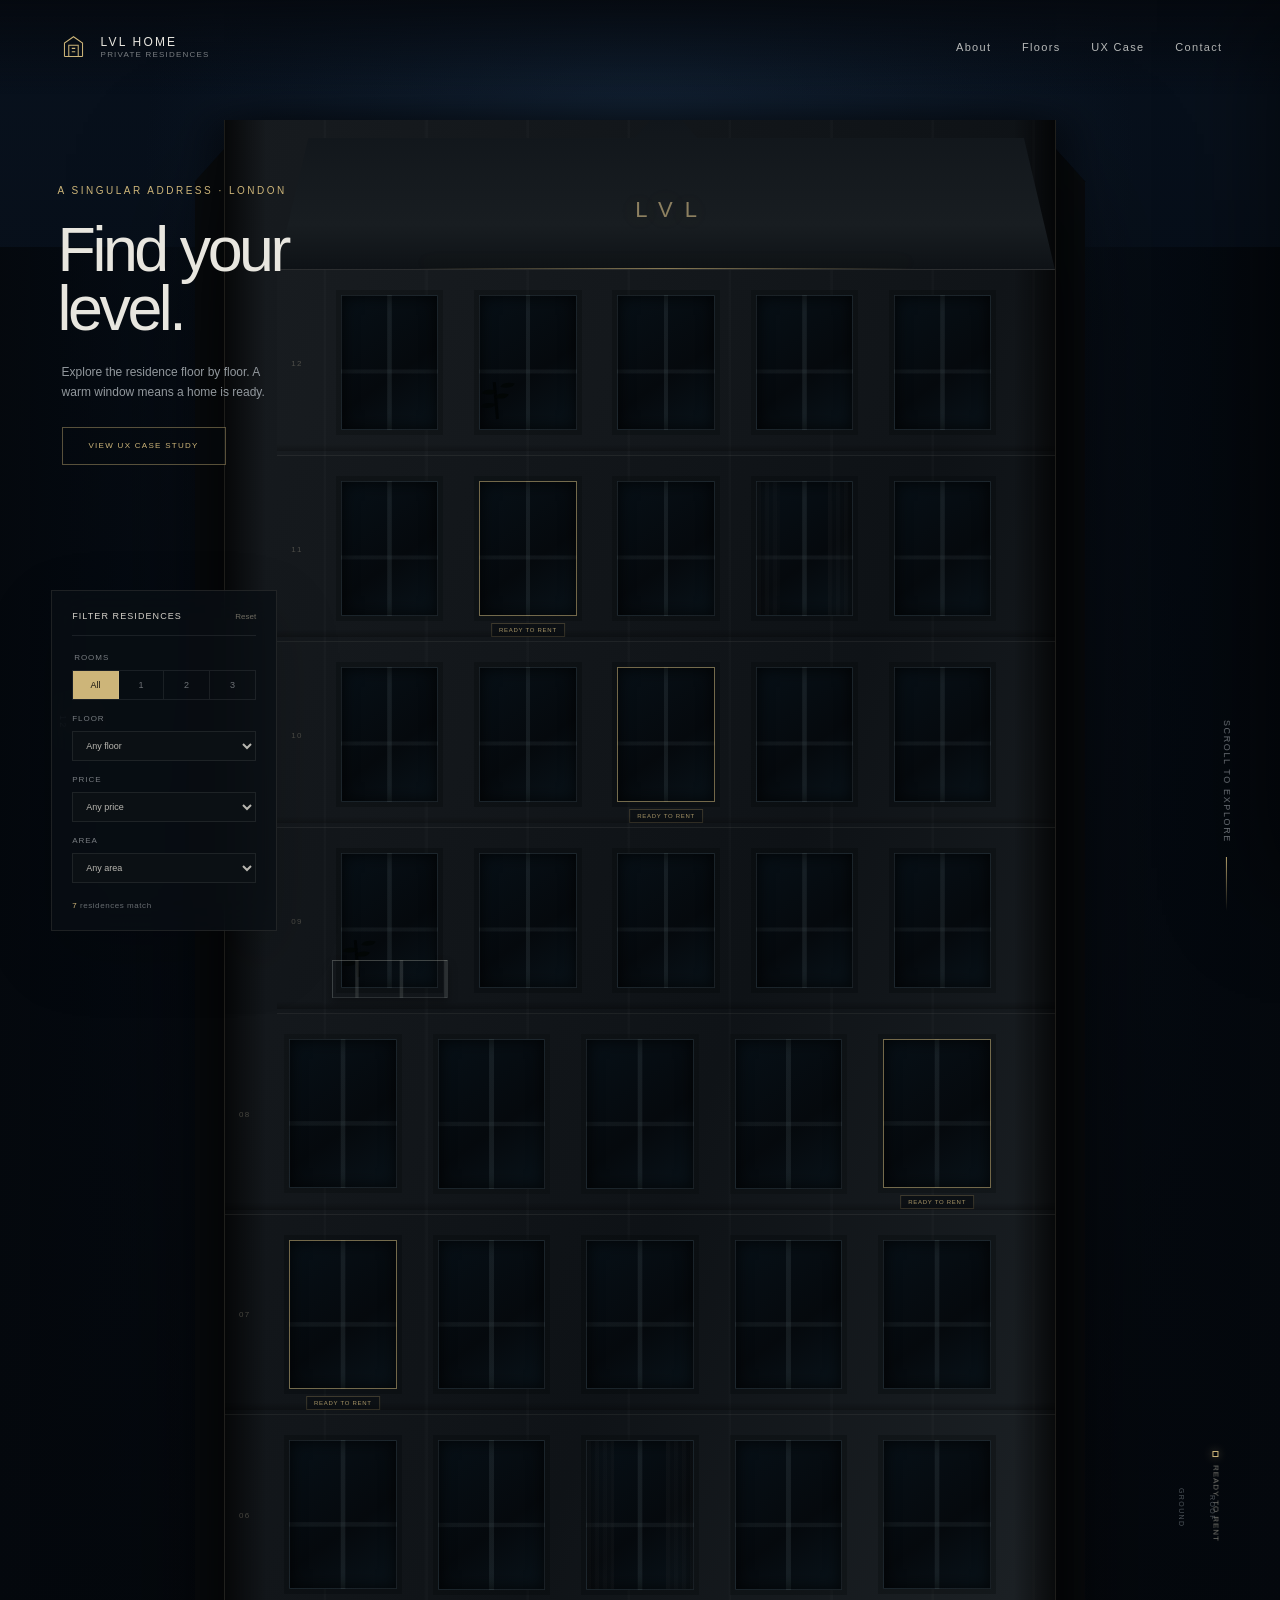
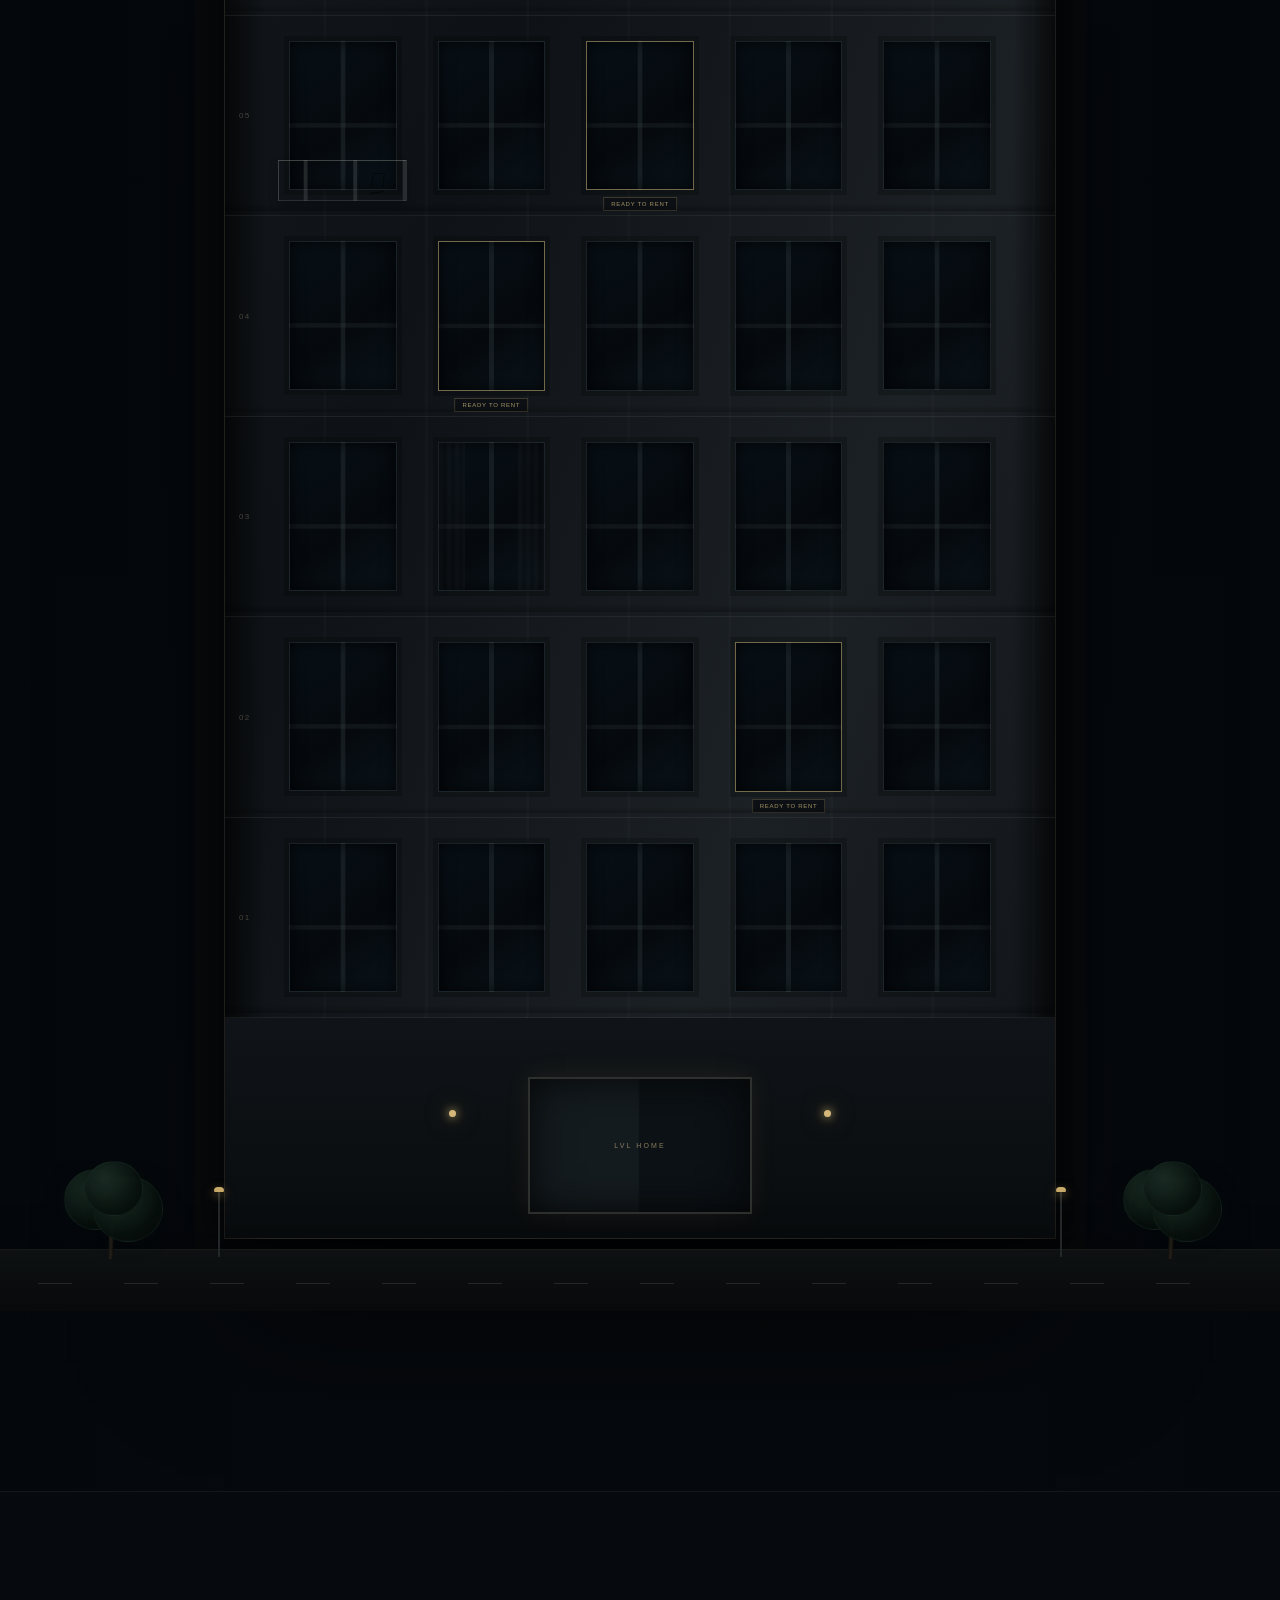
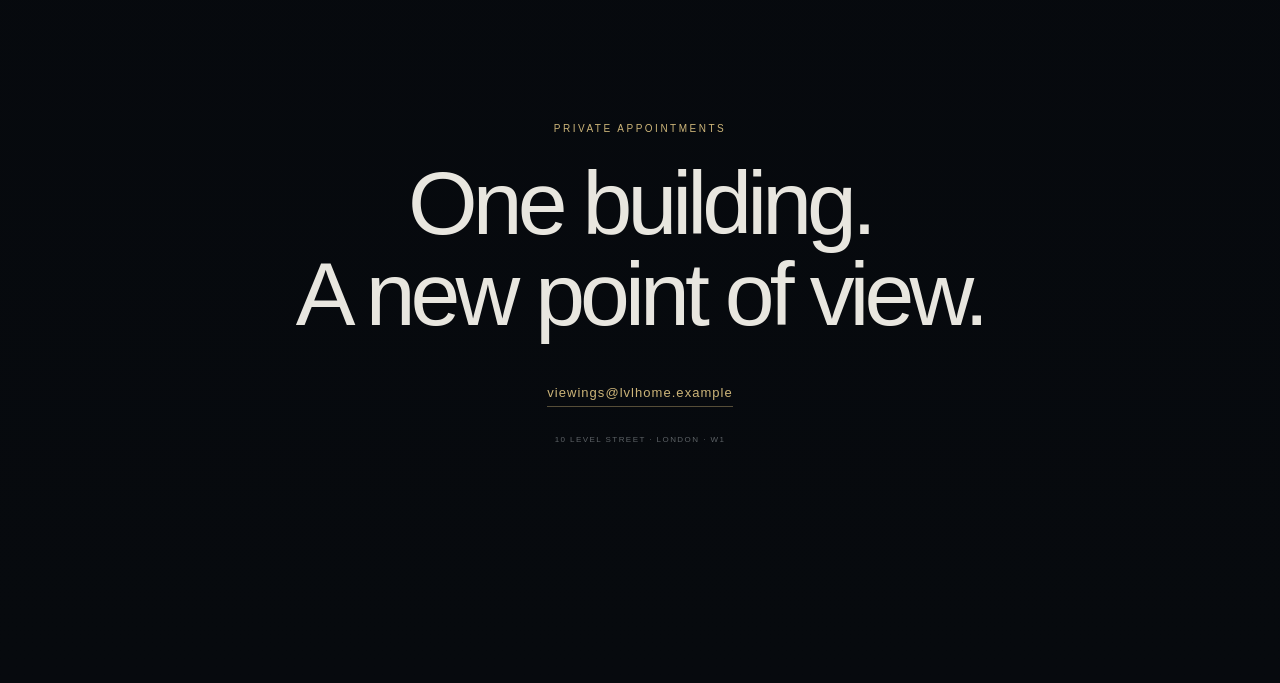
<file: index.html>
<!doctype html>
<html lang="en">
  <head>
    <meta charset="UTF-8" />
    <meta name="viewport" content="width=device-width, initial-scale=1.0" />
    <meta name="theme-color" content="#050a12" />
    <meta
      name="description"
      content="LVL HOME — select a residence through an interactive night-time facade."
    />
    <title>LVL HOME — Apartments by floor</title>
    <link rel="stylesheet" href="styles.css" />
    <script src="script.js" defer></script>
  </head>
  <body>
    <div class="ambient" aria-hidden="true">
      <span class="orb orb--one"></span>
      <span class="orb orb--two"></span>
    </div>

    <header class="site-header">
      <a class="brand" href="#about" aria-label="LVL HOME — back to top">
        <svg class="brand__mark" viewBox="0 0 36 36" aria-hidden="true">
          <path d="M7.5 28.5V12.8L18 5.5l10.5 7.3v15.7M12.5 28.5V15.4h11v13.1M7.5 28.5h21" />
          <path d="M16 19h4M16 23h4" />
        </svg>
        <span class="brand__copy">
          <strong>LVL HOME</strong>
          <small>Private residences</small>
        </span>
      </a>

      <nav aria-label="Main navigation">
        <a href="about.html">About</a>
        <a href="#floors">Floors</a>
        <a href="ux-case-study.html">UX Case</a>
        <a href="contact.html">Contact</a>
      </nav>
    </header>

    <main>
      <section class="intro" id="about" aria-labelledby="intro-title">
        <div class="intro__index">01 / 12</div>
        <div class="intro__copy">
          <p class="eyebrow">A singular address · London</p>
          <h1 id="intro-title">Find your level.</h1>
          <p>Explore the residence floor by floor. A warm window means a home is ready.</p>
          <a class="case-study-link" href="ux-case-study.html">View UX Case Study</a>
        </div>
        <div class="scroll-cue" aria-hidden="true">
          <span>Scroll to explore</span>
          <i></i>
        </div>
      </section>

      <section class="building-stage" id="floors" aria-label="Interactive apartment facade">
        <aside class="filters" aria-label="Apartment filters">
          <div class="filters__heading">
            <span>Filter residences</span>
            <button class="filter-reset" type="button">Reset</button>
          </div>

          <fieldset class="filter-group">
            <legend>Rooms</legend>
            <div class="segmented" data-filter="rooms">
              <button type="button" class="is-active" data-value="all">All</button>
              <button type="button" data-value="1">1</button>
              <button type="button" data-value="2">2</button>
              <button type="button" data-value="3">3</button>
            </div>
          </fieldset>

          <label class="select-field">
            <span>Floor</span>
            <select id="floor-filter">
              <option value="all">Any floor</option>
              <option value="low">Floors 1–4</option>
              <option value="mid">Floors 5–8</option>
              <option value="high">Floors 9–12</option>
            </select>
          </label>

          <label class="select-field">
            <span>Price</span>
            <select id="price-filter">
              <option value="all">Any price</option>
              <option value="1600">Up to £1,600</option>
              <option value="2200">Up to £2,200</option>
              <option value="3000">Up to £3,000</option>
            </select>
          </label>

          <label class="select-field">
            <span>Area</span>
            <select id="area-filter">
              <option value="all">Any area</option>
              <option value="50">50+ m²</option>
              <option value="70">70+ m²</option>
              <option value="85">85+ m²</option>
            </select>
          </label>

          <p class="filter-result"><span id="result-count">7</span> residences match</p>
        </aside>

        <div class="floor-ruler" aria-hidden="true">
          <span>Roof</span>
          <i></i>
          <span>Ground</span>
        </div>

        <div class="building-wrap">
          <div class="building" id="building">
            <div class="building__crown">
              <span>LVL</span>
              <div class="crown-light"></div>
            </div>
            <div class="building__floors" id="building-floors"></div>
            <div class="building__entrance">
              <div class="entrance__door"><span>LVL HOME</span></div>
              <div class="entrance__light entrance__light--left"></div>
              <div class="entrance__light entrance__light--right"></div>
            </div>
          </div>
        </div>

        <div class="street-scene" aria-hidden="true">
          <div class="street-tree street-tree--left">
            <span class="tree__trunk"></span>
            <span class="tree__crown tree__crown--one"></span>
            <span class="tree__crown tree__crown--two"></span>
            <span class="tree__crown tree__crown--three"></span>
          </div>
          <div class="street-tree street-tree--right">
            <span class="tree__trunk"></span>
            <span class="tree__crown tree__crown--one"></span>
            <span class="tree__crown tree__crown--two"></span>
            <span class="tree__crown tree__crown--three"></span>
          </div>
          <div class="street-lamp street-lamp--left"><span></span></div>
          <div class="street-lamp street-lamp--right"><span></span></div>
          <div class="street-road"></div>
          <div class="street-actors" id="street-actors"></div>
        </div>

        <p class="availability-key"><i></i> Ready to rent</p>
      </section>

      <section class="closing" id="contact">
        <p class="eyebrow">Private appointments</p>
        <h2>One building.<br />A new point of view.</h2>
        <a href="mailto:viewings@lvlhome.example">viewings@lvlhome.example</a>
        <p class="closing__meta">10 Level Street · London · W1</p>
      </section>
    </main>

    <div class="panel-backdrop" id="panel-backdrop" aria-hidden="true"></div>
    <aside class="apartment-panel" id="apartment-panel" aria-hidden="true" aria-labelledby="panel-title">
      <button class="panel-close" type="button" aria-label="Close apartment details">
        <span></span><span></span>
      </button>

      <p class="panel-kicker">Available residence</p>
      <div class="panel-heading">
        <h2 id="panel-title">Apartment 7A</h2>
        <span class="status">Ready to rent</span>
      </div>

      <figure class="apartment-photo">
        <img
          id="apartment-image"
          src="assets/apartments/apartment-7a.png"
          alt="Interior of Apartment 7A"
        />
        <figcaption>Residence interior</figcaption>
      </figure>

      <div class="floorplan" aria-label="Schematic floor plan placeholder">
        <svg viewBox="0 0 440 250" role="img" aria-label="Abstract apartment floor plan">
          <path d="M20 20h400v210H20zM20 118h164M184 20v210M290 20v98M184 118h236M290 118v112M350 118v112" />
          <path d="M91 118v-26M184 171h-27M290 74h-24M350 168h-22" />
          <circle cx="346" cy="72" r="24" />
          <rect x="48" y="45" width="78" height="38" rx="2" />
          <rect x="220" y="147" width="45" height="56" rx="2" />
        </svg>
        <span>Indicative plan</span>
      </div>

      <dl class="apartment-facts">
        <div><dt>Floor</dt><dd data-field="floor">7</dd></div>
        <div><dt>Rooms</dt><dd data-field="rooms">2</dd></div>
        <div><dt>Area</dt><dd><span data-field="area">64</span> m²</dd></div>
      </dl>

      <div class="panel-price">
        <span>Monthly rent</span>
        <strong data-field="price">£1,950 / month</strong>
      </div>

      <button class="book-button" type="button">Book a viewing <span>↗</span></button>
      <p class="booking-note" role="status" aria-live="polite"></p>
    </aside>
  </body>
</html>
</file>
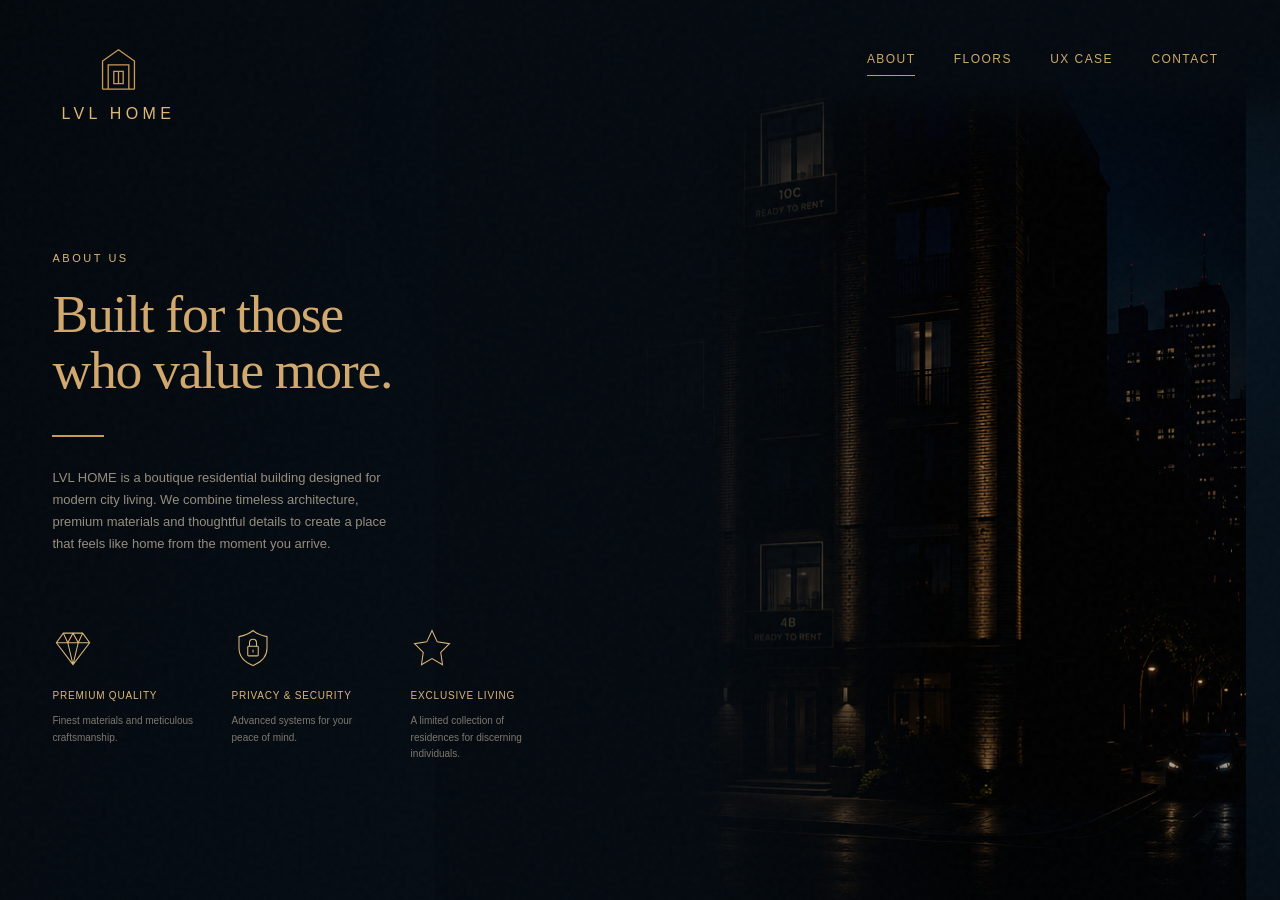
<file: about.html>
<!doctype html>
<html lang="en">
  <head>
    <meta charset="UTF-8" />
    <meta name="viewport" content="width=device-width, initial-scale=1.0" />
    <meta name="theme-color" content="#050b12" />
    <meta name="description" content="About LVL HOME — a private residential address created for modern city living." />
    <title>About Us — LVL HOME</title>
    <link rel="stylesheet" href="about.css" />
  </head>
  <body>
    <div class="about-ambient" aria-hidden="true"></div>

    <header class="about-header">
      <a class="about-brand" href="index.html" aria-label="LVL HOME — return to residences">
        <svg viewBox="0 0 48 54" aria-hidden="true">
          <path d="M7 48V18L24 6l17 12v30M13 48V22h22v26M7 48h34" />
          <path d="M19 29h10v13H19zM24 29v13" />
        </svg>
        <span>LVL HOME</span>
      </a>

      <nav aria-label="Main navigation">
        <a class="is-active" href="about.html" aria-current="page">About</a>
        <a href="index.html#floors">Floors</a>
        <a href="ux-case-study.html">UX Case</a>
        <a href="contact.html">Contact</a>
      </nav>
    </header>

    <main class="about-page">
      <div class="about-visual" aria-hidden="true">
        <img src="assets/about-building-reference.png" alt="" />
      </div>

      <section class="about-copy" aria-labelledby="about-title">
        <p class="about-eyebrow">About us</p>
        <h1 id="about-title">Built for those<br />who value more.</h1>
        <span class="gold-line" aria-hidden="true"></span>
        <p class="about-intro">
          LVL HOME is a boutique residential building designed for modern city living.
          We combine timeless architecture, premium materials and thoughtful details to
          create a place that feels like home from the moment you arrive.
        </p>

        <div class="about-values" aria-label="Our values">
          <article>
            <svg viewBox="0 0 48 48" aria-hidden="true">
              <path d="M24 43 5 18l8-11h22l8 11-19 25ZM5 18h38M13 7l5 11 6-11 6 11 5-11M18 18l6 25 6-25" />
            </svg>
            <h2>Premium quality</h2>
            <p>Finest materials and meticulous craftsmanship.</p>
          </article>

          <article>
            <svg viewBox="0 0 48 48" aria-hidden="true">
              <path d="M24 4c6 5 11 6 16 7v13c0 10-6 16-16 20C14 40 8 34 8 24V11c5-1 10-2 16-7Z" />
              <rect x="18" y="22" width="12" height="11" rx="1" />
              <path d="M20 22v-4a4 4 0 0 1 8 0v4M24 26v3" />
            </svg>
            <h2>Privacy &amp; security</h2>
            <p>Advanced systems for your peace of mind.</p>
          </article>

          <article>
            <svg viewBox="0 0 48 48" aria-hidden="true">
              <path d="m24 4 6 13 14 2-10 10 2 14-12-7-12 7 2-14L4 19l14-2 6-13Z" />
            </svg>
            <h2>Exclusive living</h2>
            <p>A limited collection of residences for discerning individuals.</p>
          </article>
        </div>
      </section>
    </main>
  </body>
</html>
</file>
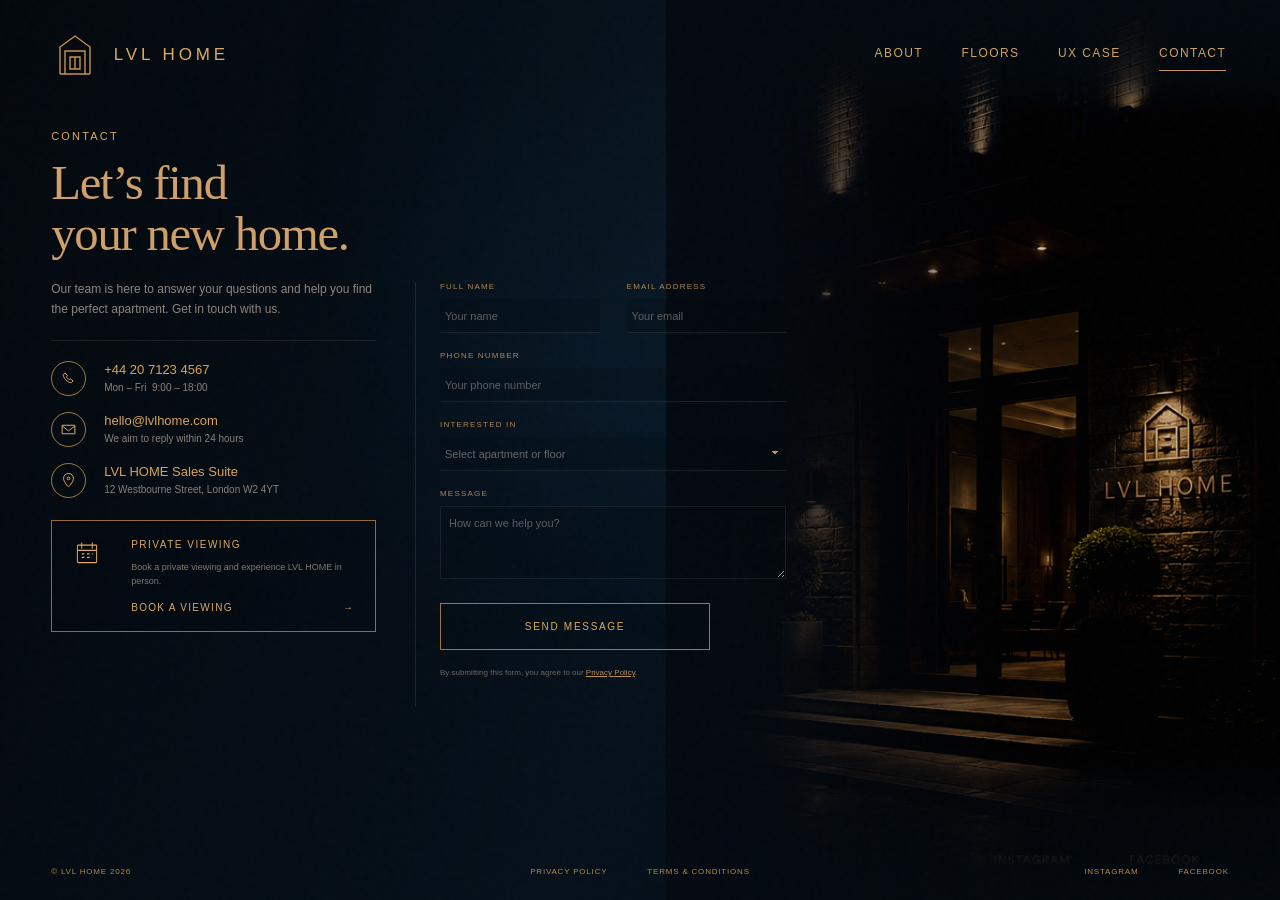
<file: contact.html>
<!doctype html>
<html lang="en">
  <head>
    <meta charset="UTF-8" />
    <meta name="viewport" content="width=device-width, initial-scale=1.0" />
    <meta name="theme-color" content="#040a10" />
    <meta name="description" content="Contact LVL HOME and arrange a private apartment viewing." />
    <title>Contact — LVL HOME</title>
    <link rel="stylesheet" href="contact.css" />
    <script src="contact.js" defer></script>
  </head>
  <body>
    <div class="contact-atmosphere" aria-hidden="true"></div>

    <header class="contact-header">
      <a class="contact-brand" href="index.html" aria-label="LVL HOME — return to residences">
        <svg viewBox="0 0 42 48" aria-hidden="true">
          <path d="M6 43V16L21 5l15 11v27M11 43V20h20v23M6 43h30" />
          <path d="M16 26h10v12H16zM21 26v12" />
        </svg>
        <span>LVL HOME</span>
      </a>

      <nav aria-label="Main navigation">
        <a href="about.html">About</a>
        <a href="index.html#floors">Floors</a>
        <a href="ux-case-study.html">UX Case</a>
        <a class="is-active" href="contact.html" aria-current="page">Contact</a>
      </nav>
    </header>

    <main class="contact-page">
      <div class="contact-visual" aria-hidden="true">
        <img src="assets/contact-building-reference.png" alt="" />
      </div>

      <section class="contact-info" aria-labelledby="contact-title">
        <p class="contact-eyebrow">Contact</p>
        <h1 id="contact-title">Let’s find<br />your new home.</h1>
        <p class="contact-lead">Our team is here to answer your questions and help you find the perfect apartment. Get in touch with us.</p>

        <div class="contact-details">
          <div class="contact-detail">
            <span class="detail-icon">
              <svg viewBox="0 0 24 24" aria-hidden="true"><path d="M7 4 4.8 6.2c-.8.8.2 4.5 3.6 7.9s7.1 4.4 7.9 3.6l2.2-2.2-3.6-3.1-1.8 1.2c-1.4-.5-3.4-2.5-3.9-3.9l1.2-1.8L7 4Z" /></svg>
            </span>
            <div><a href="tel:+442071234567">+44 20 7123 4567</a><small>Mon – Fri&nbsp; 9:00 – 18:00</small></div>
          </div>

          <div class="contact-detail">
            <span class="detail-icon">
              <svg viewBox="0 0 24 24" aria-hidden="true"><path d="M3 6h18v12H3zM3 7l9 7 9-7" /></svg>
            </span>
            <div><a href="mailto:hello@lvlhome.com">hello@lvlhome.com</a><small>We aim to reply within 24 hours</small></div>
          </div>

          <div class="contact-detail">
            <span class="detail-icon">
              <svg viewBox="0 0 24 24" aria-hidden="true"><path d="M12 21s7-6.6 7-12a7 7 0 1 0-14 0c0 5.4 7 12 7 12Z" /><circle cx="12" cy="9" r="2" /></svg>
            </span>
            <div><strong>LVL HOME Sales Suite</strong><small>12 Westbourne Street, London W2 4YT</small></div>
          </div>
        </div>

        <aside class="viewing-card">
          <svg viewBox="0 0 32 32" aria-hidden="true"><rect x="5" y="7" width="22" height="20" rx="1" /><path d="M10 4v7M22 4v7M5 13h22M10 17h3M16 17h3M22 17h1M10 21h3M16 21h3" /></svg>
          <div>
            <h2>Private viewing</h2>
            <p>Book a private viewing and experience LVL HOME in person.</p>
            <a href="#contact-form">Book a viewing <span>→</span></a>
          </div>
        </aside>
      </section>

      <form class="contact-form" id="contact-form">
        <div class="field-row">
          <label>
            <span>Full name</span>
            <input type="text" name="name" placeholder="Your name" autocomplete="name" required />
          </label>
          <label>
            <span>Email address</span>
            <input type="email" name="email" placeholder="Your email" autocomplete="email" required />
          </label>
        </div>

        <label>
          <span>Phone number</span>
          <input type="tel" name="phone" placeholder="Your phone number" autocomplete="tel" />
        </label>

        <label>
          <span>Interested in</span>
          <select name="interest" required>
            <option value="" selected disabled>Select apartment or floor</option>
            <option value="2D">Apartment 2D</option>
            <option value="4B">Apartment 4B</option>
            <option value="5C">Apartment 5C</option>
            <option value="7A">Apartment 7A</option>
            <option value="8E">Apartment 8E</option>
            <option value="10C">Apartment 10C</option>
            <option value="11B">Apartment 11B</option>
            <option value="general">General enquiry</option>
          </select>
        </label>

        <label>
          <span>Message</span>
          <textarea name="message" rows="4" placeholder="How can we help you?"></textarea>
        </label>

        <button type="submit">Send message</button>
        <p class="form-note">By submitting this form, you agree to our <a href="#privacy">Privacy Policy</a>.</p>
        <p class="form-status" role="status" aria-live="polite"></p>
      </form>
    </main>

    <footer class="contact-footer">
      <span>© LVL HOME 2026</span>
      <div><a id="privacy" href="#privacy">Privacy policy</a><a href="#terms">Terms &amp; conditions</a></div>
      <div><a href="#instagram">Instagram</a><a href="#facebook">Facebook</a></div>
    </footer>
  </body>
</html>
</file>
<file: styles.css>
:root {
  --ink: #e8e6df;
  --muted: #858b92;
  --night: #05080d;
  --night-blue: #07111d;
  --graphite: #15191d;
  --graphite-light: #22272c;
  --gold: #cdb579;
  --gold-bright: #f0d79a;
  --warm: #f7cd78;
  --header-h: 94px;
  --ease: cubic-bezier(.22,.8,.28,1);
}

* { box-sizing: border-box; }

html {
  scroll-behavior: smooth;
  scrollbar-width: thin;
  scrollbar-color: #5f5b4a #060a10;
  background: var(--night);
}

body {
  margin: 0;
  min-width: 320px;
  overflow-x: hidden;
  color: var(--ink);
  background:
    radial-gradient(circle at 50% 4%, rgba(35, 62, 91, .36), transparent 31rem),
    linear-gradient(180deg, #08111d 0%, #05080d 44%, #070a0e 100%);
  font-family: 'Segoe UI', 'Helvetica Neue', Arial, sans-serif;
}

body::before {
  content: '';
  position: fixed;
  inset: 0;
  z-index: -1;
  opacity: .16;
  pointer-events: none;
  background-image: url("data:image/svg+xml,%3Csvg viewBox='0 0 180 180' xmlns='http://www.w3.org/2000/svg'%3E%3Cfilter id='n'%3E%3CfeTurbulence type='fractalNoise' baseFrequency='.8' numOctaves='4' stitchTiles='stitch'/%3E%3C/filter%3E%3Crect width='100%25' height='100%25' filter='url(%23n)' opacity='.3'/%3E%3C/svg%3E");
}

button, select { font: inherit; }
button, a { -webkit-tap-highlight-color: transparent; }
a { color: inherit; }

.ambient { position: fixed; inset: 0; z-index: -1; overflow: hidden; pointer-events: none; }
.ambient::before {
  content: '';
  position: absolute;
  inset: 0;
  background:
    radial-gradient(circle at 50% 18%, rgba(55, 79, 105, .28), transparent 42%),
    linear-gradient(180deg, rgba(9, 25, 42, .2), rgba(2, 5, 9, .12));
  opacity: .42;
  animation: atmosphere-breathe 165s ease-in-out infinite alternate;
}
.orb { position: absolute; border-radius: 50%; filter: blur(100px); opacity: .15; }
.orb--one { width: 34vw; height: 34vw; top: 20vh; left: -18vw; background: #274761; animation: ambient-drift-one 178s ease-in-out infinite alternate; }
.orb--two { width: 30vw; height: 30vw; top: 88vh; right: -14vw; background: #775f37; opacity: .08; animation: ambient-drift-two 151s ease-in-out infinite alternate; }

.site-header {
  position: fixed;
  z-index: 50;
  top: 0;
  left: 0;
  width: 100%;
  height: var(--header-h);
  display: flex;
  align-items: center;
  justify-content: space-between;
  padding: 0 clamp(28px, 4.5vw, 76px);
  background: linear-gradient(180deg, rgba(5, 9, 15, .92), rgba(5, 9, 15, 0));
}

.brand { display: inline-flex; gap: 12px; align-items: center; text-decoration: none; }
.brand__mark { width: 31px; fill: none; stroke: var(--gold); stroke-width: 1.2; }
.brand__copy { display: grid; gap: 1px; }
.brand__copy strong { letter-spacing: .18em; font-family: 'Segoe UI', 'Helvetica Neue', Arial, sans-serif; font-size: 12px; font-weight: 500; }
.brand__copy small { color: #7a7e82; font-size: 8px; letter-spacing: .15em; text-transform: uppercase; }

nav { display: flex; gap: clamp(18px, 2.4vw, 40px); }
nav a { position: relative; color: #b8bab9; font-size: 11px; letter-spacing: .12em; text-decoration: none; }
nav a::after { content: ''; position: absolute; left: 0; bottom: -6px; width: 100%; height: 1px; background: var(--gold); transform: scaleX(0); transform-origin: right; transition: transform .3s var(--ease); }
nav a:hover::after, nav a:focus-visible::after { transform: scaleX(1); transform-origin: left; }

.intro {
  min-height: 0;
  height: 0;
  position: relative;
  z-index: 5;
  animation: page-in 1s var(--ease) both;
}

.intro::after { display: none; }
.intro__copy { position: absolute; top: 185px; left: clamp(28px, 4.5vw, 76px); width: min(250px, 20vw); }
.eyebrow { margin: 0 0 24px; color: var(--gold); font-size: 10px; letter-spacing: .25em; text-transform: uppercase; }
.intro h1, .closing h2 { margin: 0; font-family: 'Segoe UI', 'Helvetica Neue', Arial, sans-serif; font-weight: 300; letter-spacing: -.055em; }
.intro h1 { font-size: clamp(48px, 4.9vw, 76px); line-height: .94; }
.intro__copy > p:last-of-type { max-width: 230px; margin: 24px 0 0 4px; color: #92989d; font-size: 12px; line-height: 1.7; }
.case-study-link {
  display: inline-flex;
  align-items: center;
  justify-content: center;
  min-width: 164px;
  height: 38px;
  margin: 24px 0 0 4px;
  padding: 0 16px;
  color: var(--gold);
  border: 1px solid rgba(205,181,121,.42);
  background: rgba(6, 11, 17, .38);
  text-decoration: none;
  font-size: 8px;
  letter-spacing: .16em;
  text-transform: uppercase;
  transition: color .28s var(--ease), background .28s var(--ease), border-color .28s var(--ease), transform .28s var(--ease);
}
.case-study-link:hover,
.case-study-link:focus-visible {
  color: #17130c;
  background: var(--gold);
  border-color: var(--gold);
  transform: translateY(-1px);
}
.case-study-link:focus-visible {
  outline: 1px solid var(--gold-bright);
  outline-offset: 4px;
}
.intro__index { position: absolute; left: clamp(28px, 4.5vw, 76px); top: 715px; color: #73787c; font-size: 9px; letter-spacing: .24em; writing-mode: vertical-rl; }
.scroll-cue { position: absolute; right: clamp(28px, 4.5vw, 76px); top: 710px; display: flex; align-items: center; gap: 14px; color: #747a80; font-size: 9px; letter-spacing: .18em; text-transform: uppercase; transform: rotate(90deg) translateX(100%); transform-origin: right bottom; }
.scroll-cue i { width: 54px; height: 1px; background: linear-gradient(90deg, var(--gold), transparent); }

.building-stage {
  position: relative;
  min-height: 2300px;
  padding: 120px 0 180px;
  overflow: clip;
}

.building-stage::before {
  content: '';
  position: absolute;
  inset: 8% 0 0;
  background:
    linear-gradient(90deg, rgba(4,8,13,.95), transparent 25%, transparent 75%, rgba(4,8,13,.95)),
    radial-gradient(ellipse at 50% 45%, rgba(47, 62, 74, .22), transparent 50%);
  pointer-events: none;
}

.building-wrap { position: relative; width: min(65vw, 880px); margin: 0 auto; perspective: 1100px; animation: building-in 1.1s .1s var(--ease) both; }
.building {
  position: relative;
  background:
    linear-gradient(90deg, rgba(0,0,0,.7), transparent 5%, transparent 95%, rgba(0,0,0,.7)),
    repeating-linear-gradient(90deg, transparent 0 11.8%, rgba(255,255,255,.015) 12% 12.2%),
    linear-gradient(110deg, #171b1f, #0e1216 46%, #1b2024 75%, #101418);
  border: 1px solid rgba(196, 184, 154, .13);
  border-top: 0;
  box-shadow: 0 80px 130px rgba(0, 0, 0, .68), -18px 0 30px rgba(0,0,0,.34), 18px 0 30px rgba(0,0,0,.34);
}

.building::before, .building::after { content: ''; position: absolute; z-index: -1; top: 28px; bottom: 0; width: 30px; background: #090c0f; }
.building::before { right: 100%; transform: skewY(-48deg); transform-origin: right top; }
.building::after { left: 100%; transform: skewY(48deg); transform-origin: left top; }

.building__crown { height: 150px; position: relative; display: flex; justify-content: center; align-items: center; background: linear-gradient(180deg, #11161b, #181d21 70%, #0e1216); border-bottom: 1px solid rgba(225,215,187,.12); clip-path: polygon(4% 12%, 46% 12%, 48% 0, 52% 0, 54% 12%, 96% 12%, 100% 100%, 0 100%); }
.building__crown span { margin-top: 30px; color: #8d8060; font: 300 22px/1 'Segoe UI', sans-serif; letter-spacing: .55em; text-indent: .55em; text-shadow: 0 0 24px rgba(222,194,126,.18); }
.crown-light { position: absolute; left: 18%; right: 18%; bottom: 0; height: 1px; background: linear-gradient(90deg, transparent, rgba(218,191,124,.6), transparent); box-shadow: 0 -6px 20px rgba(218,191,124,.16); }

.floor {
  position: relative;
  min-height: 134px;
  display: grid;
  grid-template-columns: repeat(5, 1fr);
  gap: clamp(24px, 3.2vw, 58px);
  align-items: center;
  padding: 25px clamp(34px, 5vw, 78px);
  border-bottom: 1px solid rgba(172, 170, 160, .095);
}
.floor:nth-child(odd) { background: rgba(255,255,255,.008); }
.floor::before { content: attr(data-floor); position: absolute; left: 14px; top: 50%; color: rgba(192,183,159,.32); font-size: 8px; letter-spacing: .16em; transform: translateY(-50%); }
.floor::after { content: ''; position: absolute; left: 0; right: 0; bottom: 4px; height: 7px; background: linear-gradient(180deg, transparent, rgba(0,0,0,.24)); }

.window {
  position: relative;
  isolation: isolate;
  aspect-ratio: .72;
  min-width: 0;
  border: 1px solid rgba(132, 146, 151, .16);
  background:
    linear-gradient(90deg, transparent 47.5%, rgba(73,88,93,.23) 48%, rgba(73,88,93,.23) 52%, transparent 52.5%),
    linear-gradient(180deg, transparent 55%, rgba(66,78,83,.18) 55.5%, rgba(66,78,83,.18) 58%, transparent 58.5%),
    linear-gradient(145deg, #071017, #05090d 58%, #09131a);
  box-shadow: inset 0 0 16px rgba(0,0,0,.8), 0 0 0 5px rgba(3,5,8,.24);
}
.window::before { content: ''; position: absolute; inset: 0; z-index: -1; opacity: 0; background: radial-gradient(circle at 50% 36%, #ffe7a9 0, #e8ad51 48%, #81551e 100%); transition: opacity .42s var(--ease); }
.window::after { content: ''; position: absolute; inset: -1px; border: 1px solid transparent; box-shadow: 0 0 0 transparent; transition: border-color .4s var(--ease), box-shadow .4s var(--ease); pointer-events: none; }

button.window { width: 100%; padding: 0; cursor: pointer; color: inherit; border-color: rgba(205,181,121,.55); }
button.window .window__status { position: absolute; z-index: 2; left: 50%; bottom: -22px; width: max-content; padding: 3px 7px; color: #a99667; background: #0c1014; border: 1px solid rgba(205,181,121,.25); font-size: 6px; line-height: 1; letter-spacing: .12em; text-transform: uppercase; transform: translateX(-50%); transition: color .35s var(--ease), border-color .35s var(--ease), background .35s var(--ease); }
button.window:hover::before, button.window:focus-visible::before, button.window.is-selected::before { opacity: 1; }
button.window:hover::after, button.window:focus-visible::after, button.window.is-selected::after { border-color: rgba(255,220,141,.88); box-shadow: 0 0 12px rgba(241,182,76,.6), 0 0 34px rgba(241,182,76,.32), inset 0 0 16px rgba(255,244,192,.25); }
button.window:hover .window__status, button.window:focus-visible .window__status, button.window.is-selected .window__status { color: #f4dc9c; background: #19160f; border-color: rgba(244,220,156,.75); }
button.window:focus-visible { outline: 1px solid var(--gold-bright); outline-offset: 5px; }
button.window.is-filtered { opacity: .18; filter: grayscale(1); pointer-events: none; }

.window--unavailable { cursor: default; pointer-events: none; overflow: visible; }
.window--unavailable::before {
  background: radial-gradient(circle at 48% 38%, #d7a960 0, #8c5c27 52%, #28180d 100%);
  transition: opacity 2.8s ease-in-out;
}
.window--unavailable.is-lived-lit::before { opacity: .16; }
.window--unavailable.is-tv-on::before {
  background: linear-gradient(145deg, rgba(83, 128, 156, .56), rgba(25, 54, 76, .2));
  animation: television-glow var(--event-duration, 12s) ease-in-out 1 both;
}

.curtain,
.interior-plant,
.balcony,
.balcony-chair { display: none; position: absolute; z-index: 1; pointer-events: none; }
.has-curtains .curtain {
  display: block;
  top: 0;
  bottom: 0;
  width: 25%;
  opacity: .17;
  background: repeating-linear-gradient(90deg, #2b2c2e 0 4px, #17191b 4px 8px);
  transition: transform 14s cubic-bezier(.44,.05,.3,1), opacity 14s ease;
}
.curtain--left { left: 0; transform-origin: left; }
.curtain--right { right: 0; transform-origin: right; }
.has-curtains.is-curtain-moving .curtain--left { transform: translateX(42%) scaleX(1.45); opacity: .25; }
.has-curtains.is-curtain-moving .curtain--right { transform: translateX(-42%) scaleX(1.45); opacity: .25; }

.has-plant .interior-plant {
  display: block;
  left: 16%;
  bottom: 7%;
  width: 3px;
  height: 28%;
  background: rgba(1, 4, 4, .82);
  transform: rotate(-5deg);
  transform-origin: bottom;
}
.has-plant .interior-plant::before,
.has-plant .interior-plant::after {
  content: '';
  position: absolute;
  width: 13px;
  height: 7px;
  border-radius: 100% 0 100% 0;
  background: rgba(2, 6, 5, .88);
}
.has-plant .interior-plant::before { top: 15%; right: 1px; transform: rotate(22deg); box-shadow: 3px 13px 0 rgba(2,6,5,.82); }
.has-plant .interior-plant::after { top: 30%; left: 1px; transform: rotate(200deg); box-shadow: -3px 12px 0 rgba(2,6,5,.78); }

.has-balcony { overflow: visible; }
.has-balcony .balcony {
  display: block;
  left: -11%;
  right: -11%;
  bottom: -8%;
  height: 28%;
  border: 1px solid rgba(94, 101, 102, .34);
  border-top-color: rgba(143, 146, 139, .42);
  background: repeating-linear-gradient(90deg, transparent 0 19%, rgba(111,117,116,.27) 20% 22%, transparent 23% 39%);
  box-shadow: 0 5px 9px rgba(0,0,0,.28);
}
.has-chair .balcony-chair {
  display: block;
  right: 11%;
  bottom: 1%;
  width: 12px;
  height: 15px;
  border: 1px solid rgba(5, 7, 7, .84);
  border-bottom: 0;
  transform: skewX(-7deg);
}
.has-chair .balcony-chair::after { content: ''; position: absolute; left: -2px; right: -2px; bottom: -5px; height: 1px; background: rgba(3,5,5,.82); transform: rotate(-8deg); }

.building__entrance { height: 220px; position: relative; display: flex; align-items: flex-end; justify-content: center; padding-bottom: 24px; background: linear-gradient(180deg, #101418, #090c0e); }
.entrance__door { width: 27%; height: 70%; display: flex; align-items: center; justify-content: center; background: linear-gradient(90deg, #141b1f 49%, #0b1115 50%); border: 2px solid #2d302c; box-shadow: inset 0 0 40px #050607, 0 -2px 24px rgba(214,180,105,.08); }
.entrance__door span { color: #8a7b5d; font: 400 7px/1 'Segoe UI', sans-serif; letter-spacing: .3em; }
.entrance__light { position: absolute; top: 42%; width: 7px; height: 7px; border-radius: 50%; background: #d5b879; box-shadow: 0 0 10px #e6c477, 0 0 25px rgba(230,196,119,.5); animation: lamp-breathe 168s ease-in-out infinite alternate; }
.entrance__light--left { left: 27%; }
.entrance__light--right { right: 27%; }

.street-scene {
  position: relative;
  z-index: 8;
  width: 100%;
  height: 150px;
  margin-top: -78px;
  overflow: hidden;
  pointer-events: none;
}
.street-road { position: absolute; left: 0; right: 0; bottom: 0; height: 62px; background: linear-gradient(180deg, rgba(15,18,20,.95), #07090a); border-top: 1px solid rgba(145,136,114,.12); box-shadow: 0 -14px 30px rgba(0,0,0,.3); }
.street-road::after { content: ''; position: absolute; left: 3%; right: 3%; top: 33px; height: 1px; background: repeating-linear-gradient(90deg, rgba(181,169,138,.16) 0 34px, transparent 34px 86px); }
.street-tree { position: absolute; z-index: 2; bottom: 52px; width: 105px; height: 98px; transform-origin: 50% 100%; animation: foliage-sway 17s ease-in-out infinite alternate; }
.street-tree--left { left: 4.5%; }
.street-tree--right { right: 4.5%; animation-duration: 21s; animation-delay: -8s; }
.tree__trunk { position: absolute; left: 49%; bottom: 0; width: 5px; height: 55px; background: linear-gradient(90deg, #14120f, #252019, #0d0c0a); transform: rotate(2deg); }
.tree__crown { position: absolute; border-radius: 50%; background: radial-gradient(circle at 35% 30%, #1b2c25, #0a1511 72%); border: 1px solid rgba(77, 103, 88, .08); box-shadow: inset -9px -10px 18px rgba(0,0,0,.35), 0 0 24px rgba(11, 24, 19, .28); opacity: .92; }
.tree__crown--one { width: 64px; height: 61px; left: 6px; top: 8px; }
.tree__crown--two { width: 70px; height: 66px; right: 0; top: 15px; }
.tree__crown--three { width: 58px; height: 55px; left: 27px; top: 0; }
.street-lamp { position: absolute; z-index: 3; bottom: 54px; width: 2px; height: 67px; background: #22272a; }
.street-lamp--left { left: 17%; }
.street-lamp--right { right: 17%; }
.street-lamp span { position: absolute; top: -3px; left: -4px; width: 10px; height: 5px; border-radius: 6px 6px 2px 2px; background: #c7a969; box-shadow: 0 3px 10px rgba(224,185,100,.5), 0 8px 28px rgba(224,185,100,.22); animation: lamp-breathe 163s ease-in-out infinite alternate-reverse; }
.street-actors { position: absolute; z-index: 5; inset: 0; overflow: hidden; }
.street-actor { position: absolute; bottom: 23px; left: -170px; width: 95px; height: 38px; animation: street-cross-ltr var(--travel-duration, 24s) linear forwards; will-change: transform; }
.street-actor.from-right { left: auto; right: -170px; animation-name: street-cross-rtl; }
.street-actor--car .actor__body,
.street-actor--taxi .actor__body { position: absolute; left: 3px; right: 3px; bottom: 8px; height: 20px; border-radius: 18px 24px 5px 5px; background: #12171b; border: 1px solid rgba(120,130,134,.28); box-shadow: 0 2px 8px rgba(0,0,0,.5); }
.street-actor--taxi .actor__body { background: #4d451e; border-color: rgba(194,170,93,.32); }
.street-actor--car .actor__body::before,
.street-actor--taxi .actor__body::before { content: ''; position: absolute; left: 24px; top: -10px; width: 43px; height: 13px; background: #10171c; border: 1px solid rgba(114,131,140,.2); border-bottom: 0; clip-path: polygon(16% 0, 78% 0, 100% 100%, 0 100%); }
.street-actor--taxi .actor__body::after { content: 'TAXI'; position: absolute; left: 38px; top: -16px; color: #bda968; font-size: 3px; letter-spacing: .08em; }
.actor__wheel { position: absolute; bottom: 3px; width: 12px; height: 12px; border-radius: 50%; background: #050607; border: 2px solid #22282b; }
.actor__wheel--one { left: 18px; }
.actor__wheel--two { right: 16px; }
.street-actor--walker,
.street-actor--dog-walker { width: 55px; bottom: 25px; }
.actor__person { position: absolute; left: 20px; bottom: 0; width: 3px; height: 26px; background: #15191b; transform: rotate(3deg); }
.actor__person::before { content: ''; position: absolute; left: -3px; top: -7px; width: 9px; height: 9px; border-radius: 50%; background: #171b1d; }
.actor__person::after { content: ''; position: absolute; left: -5px; bottom: -9px; width: 12px; height: 12px; border-left: 2px solid #15191b; border-right: 2px solid #15191b; transform: skewX(-18deg); }
.actor__dog { position: absolute; left: 35px; bottom: -5px; width: 14px; height: 8px; border-radius: 7px 5px 3px 4px; background: #121618; }
.actor__dog::before { content: ''; position: absolute; right: -4px; top: -2px; width: 6px; height: 6px; border-radius: 50%; background: #121618; }
.actor__dog::after { content: ''; position: absolute; left: -12px; top: -10px; width: 24px; height: 12px; border-top: 1px solid rgba(95,94,88,.48); transform: rotate(-13deg); }
.street-actor--cyclist { width: 76px; bottom: 21px; }
.actor__bike-wheel { position: absolute; bottom: 0; width: 18px; height: 18px; border: 1px solid #252a2c; border-radius: 50%; }
.actor__bike-wheel--one { left: 7px; }
.actor__bike-wheel--two { right: 7px; }
.actor__bike-frame { position: absolute; left: 23px; bottom: 7px; width: 30px; height: 15px; border-left: 1px solid #343a3c; border-bottom: 1px solid #343a3c; transform: skewX(-28deg) rotate(-5deg); }
.street-actor--cyclist .actor__person { left: 38px; bottom: 14px; height: 20px; transform: rotate(25deg); }

.filters {
  position: sticky;
  z-index: 20;
  top: 130px;
  float: left;
  width: 226px;
  margin: 470px 0 0 clamp(25px, 4vw, 68px);
  padding: 20px;
  background: rgba(10, 15, 20, .76);
  border: 1px solid rgba(171, 164, 145, .14);
  backdrop-filter: blur(18px);
  box-shadow: 0 24px 60px rgba(0,0,0,.18);
}
.filters__heading { display: flex; justify-content: space-between; gap: 10px; padding-bottom: 14px; border-bottom: 1px solid rgba(255,255,255,.08); color: #d3d0c8; font-size: 9px; letter-spacing: .12em; text-transform: uppercase; }
.filter-reset { padding: 0; color: #706d63; border: 0; background: none; cursor: pointer; font-size: 8px; }
.filter-reset:hover { color: var(--gold); }
.filter-group { margin: 17px 0 14px; padding: 0; border: 0; }
.filter-group legend, .select-field > span { display: block; margin-bottom: 8px; color: #787d81; font-size: 8px; letter-spacing: .12em; text-transform: uppercase; }
.segmented { display: grid; grid-template-columns: repeat(4, 1fr); border: 1px solid rgba(255,255,255,.08); }
.segmented button { height: 28px; color: #6e7377; background: transparent; border: 0; border-right: 1px solid rgba(255,255,255,.08); cursor: pointer; font-size: 9px; }
.segmented button:last-child { border-right: 0; }
.segmented button.is-active { color: #1b1710; background: var(--gold); }
.select-field { display: block; margin: 14px 0; }
.select-field select { width: 100%; height: 30px; padding: 0 25px 0 9px; color: #b8b6b0; background: #0b1014; border: 1px solid rgba(255,255,255,.08); border-radius: 0; outline: 0; font-size: 9px; }
.select-field select:focus-visible { border-color: var(--gold); }
.filter-result { margin: 18px 0 0; color: #676d71; font-size: 8px; letter-spacing: .07em; }
.filter-result span { color: var(--gold); }

.floor-ruler { position: absolute; top: 174px; right: clamp(28px, 5vw, 82px); bottom: 250px; display: flex; flex-direction: column; align-items: center; gap: 12px; color: #50575d; font-size: 7px; letter-spacing: .2em; text-transform: uppercase; writing-mode: vertical-rl; }
.floor-ruler i { flex: 1; width: 1px; background: linear-gradient(transparent, rgba(180,177,164,.3) 10%, rgba(180,177,164,.3) 90%, transparent); }
.availability-key { position: absolute; right: clamp(28px, 5vw, 82px); top: 48%; display: flex; align-items: center; gap: 8px; color: #77766f; font-size: 8px; letter-spacing: .12em; text-transform: uppercase; transform: rotate(90deg) translateX(50%); transform-origin: right center; }
.availability-key i { width: 6px; height: 6px; border: 1px solid var(--gold); box-shadow: 0 0 8px rgba(205,181,121,.32); }

.closing { min-height: 88vh; display: flex; flex-direction: column; align-items: center; justify-content: center; text-align: center; border-top: 1px solid rgba(255,255,255,.06); }
.closing h2 { font-size: clamp(54px, 7vw, 102px); line-height: 1.02; }
.closing > a { margin-top: 46px; color: var(--gold); font: 300 13px/1 'Segoe UI', sans-serif; letter-spacing: .08em; text-decoration: none; border-bottom: 1px solid rgba(205,181,121,.4); padding-bottom: 7px; }
.closing__meta { margin-top: 28px; color: #5d6266; font-size: 8px; letter-spacing: .18em; text-transform: uppercase; }

.panel-backdrop { position: fixed; z-index: 79; inset: 0; background: rgba(1,4,7,.67); opacity: 0; pointer-events: none; transition: opacity .45s var(--ease); }
.panel-backdrop.is-open { opacity: 1; pointer-events: auto; }
.apartment-panel {
  position: fixed;
  z-index: 80;
  top: 0;
  right: 0;
  width: min(470px, 92vw);
  height: 100dvh;
  overflow-y: auto;
  padding: clamp(66px, 8vh, 100px) clamp(32px, 4vw, 60px) 42px;
  background: #0d1216;
  border-left: 1px solid rgba(205,181,121,.22);
  box-shadow: -30px 0 90px rgba(0,0,0,.46);
  transform: translateX(102%);
  transition: transform .55s var(--ease);
}
.apartment-panel.is-open { transform: translateX(0); }
.panel-close { position: absolute; top: 30px; right: 30px; width: 34px; height: 34px; border: 1px solid rgba(255,255,255,.1); background: transparent; cursor: pointer; }
.panel-close span { position: absolute; top: 16px; left: 9px; width: 15px; height: 1px; background: #aaa69b; transform: rotate(45deg); }
.panel-close span:last-child { transform: rotate(-45deg); }
.panel-kicker { margin: 0 0 13px; color: var(--gold); font-size: 8px; letter-spacing: .2em; text-transform: uppercase; }
.panel-heading { display: flex; justify-content: space-between; align-items: flex-end; gap: 15px; }
.panel-heading h2 { margin: 0; font: 300 clamp(31px, 3vw, 44px)/1 'Segoe UI', sans-serif; letter-spacing: -.04em; }
.status { flex: none; padding: 6px 8px; color: var(--gold); border: 1px solid rgba(205,181,121,.32); font-size: 7px; letter-spacing: .1em; text-transform: uppercase; }
.apartment-photo { position: relative; aspect-ratio: 3 / 2; margin: 34px 0 18px; overflow: hidden; background: #080d11; border: 1px solid rgba(205,181,121,.16); }
.apartment-photo::after { content: ''; position: absolute; inset: 0; background: linear-gradient(180deg, transparent 55%, rgba(3,7,10,.48)); pointer-events: none; }
.apartment-photo img { display: block; width: 100%; height: 100%; object-fit: cover; opacity: .76; transform: scale(1.025); transition: opacity .5s var(--ease), transform .7s var(--ease); }
.apartment-photo img.is-visible { opacity: 1; transform: scale(1); }
.apartment-photo figcaption { position: absolute; z-index: 2; left: 12px; bottom: 10px; color: rgba(239,228,202,.72); font-size: 6px; letter-spacing: .16em; text-transform: uppercase; }
.floorplan { position: relative; margin: 18px 0 30px; padding: 18px; background: #11171c; border: 1px solid rgba(255,255,255,.07); }
.floorplan svg { display: block; width: 100%; fill: none; stroke: #656a69; stroke-width: 1.2; }
.floorplan circle, .floorplan rect { stroke: #4e5556; }
.floorplan span { position: absolute; left: 10px; bottom: 8px; color: #52595c; font-size: 6px; letter-spacing: .15em; text-transform: uppercase; }
.apartment-facts { display: grid; grid-template-columns: repeat(3,1fr); margin: 0; border-top: 1px solid rgba(255,255,255,.08); border-bottom: 1px solid rgba(255,255,255,.08); }
.apartment-facts div { padding: 20px 8px; border-right: 1px solid rgba(255,255,255,.08); }
.apartment-facts div:last-child { border: 0; }
.apartment-facts dt { margin-bottom: 7px; color: #62696d; font-size: 7px; letter-spacing: .13em; text-transform: uppercase; }
.apartment-facts dd { margin: 0; color: #d8d6ce; font: 300 17px/1 'Segoe UI', sans-serif; }
.panel-price { display: flex; align-items: flex-end; justify-content: space-between; gap: 20px; margin: 30px 0; }
.panel-price span { color: #686d70; font-size: 8px; letter-spacing: .12em; text-transform: uppercase; }
.panel-price strong { color: #eee9dd; font: 400 16px/1 'Segoe UI', sans-serif; }
.book-button { width: 100%; height: 52px; display: flex; justify-content: space-between; align-items: center; padding: 0 20px; color: #17130c; background: var(--gold); border: 1px solid var(--gold); cursor: pointer; font-size: 10px; letter-spacing: .09em; text-transform: uppercase; transition: background .25s, color .25s; }
.book-button:hover { color: var(--gold-bright); background: transparent; }
.book-button span { font-size: 16px; }
.booking-note { min-height: 16px; color: #8e927f; font-size: 9px; line-height: 1.5; }

@keyframes page-in { from { opacity: 0; } to { opacity: 1; } }
@keyframes building-in { from { opacity: 0; transform: translateY(36px); } to { opacity: 1; transform: translateY(0); } }
@keyframes atmosphere-breathe {
  0% { opacity: .34; filter: hue-rotate(-2deg) brightness(.94); }
  52% { opacity: .48; filter: hue-rotate(1deg) brightness(1.03); }
  100% { opacity: .39; filter: hue-rotate(3deg) brightness(.98); }
}
@keyframes ambient-drift-one { from { transform: translate3d(-2vw, 0, 0) scale(.96); opacity: .11; } to { transform: translate3d(5vw, 5vh, 0) scale(1.08); opacity: .18; } }
@keyframes ambient-drift-two { from { transform: translate3d(2vw, -2vh, 0) scale(1); opacity: .06; } to { transform: translate3d(-5vw, 4vh, 0) scale(1.1); opacity: .1; } }
@keyframes lamp-breathe { from { filter: brightness(.91); opacity: .84; } to { filter: brightness(1.08); opacity: 1; } }
@keyframes television-glow {
  0% { opacity: 0; }
  18% { opacity: .045; }
  31% { opacity: .07; }
  49% { opacity: .052; }
  68% { opacity: .082; }
  84% { opacity: .04; }
  100% { opacity: 0; }
}
@keyframes foliage-sway { from { transform: rotate(-.45deg) skewX(-.2deg); } to { transform: rotate(.65deg) skewX(.35deg); } }
@keyframes street-cross-ltr { to { transform: translateX(calc(100vw + 340px)); } }
@keyframes street-cross-rtl { to { transform: translateX(calc(-100vw - 340px)); } }

@media (max-width: 1100px) {
  .building-wrap { width: min(72vw, 760px); margin-left: 26vw; }
  .floor { gap: 26px; padding-inline: 42px; }
  .floor-ruler, .availability-key { display: none; }
}

@media (max-width: 760px) {
  :root { --header-h: 76px; }
  .site-header { padding: 0 20px; }
  .brand__copy small { display: none; }
  nav { gap: 11px; }
  nav a { font-size: 8px; }
  .intro__copy { top: 115px; left: 24px; width: 265px; margin: 0; }
  .intro h1 { font-size: clamp(48px, 15vw, 68px); }
  .intro__copy > p:last-child { max-width: 280px; }
  .scroll-cue, .intro__index { display: none; }
  .building-stage { min-height: 2350px; padding-top: 510px; }
  .filters { position: absolute; top: 330px; left: 18px; right: 18px; width: auto; float: none; margin: 0; display: grid; grid-template-columns: 1fr 1fr 1fr; gap: 12px; padding: 15px; }
  .filters__heading, .filter-result { grid-column: 1 / -1; }
  .filter-group { margin: 0; grid-column: 1 / -1; }
  .select-field { margin: 0; }
  .select-field > span { margin-bottom: 5px; }
  .select-field select { padding-left: 6px; font-size: 8px; }
  .building-wrap { width: 94vw; margin: 0 auto; }
  .building__crown { height: 110px; }
  .floor { min-height: 113px; gap: 14px; padding: 20px 28px; }
  .floor::before { left: 7px; }
  button.window .window__status { bottom: -15px; padding: 2px 3px; font-size: 4.5px; }
  .building__entrance { height: 170px; }
  .street-scene { height: 125px; margin-top: -55px; }
  .street-tree { transform: scale(.72); }
  .street-tree--left { left: -4%; }
  .street-tree--right { right: -4%; }
  .street-lamp--left { left: 12%; }
  .street-lamp--right { right: 12%; }
  .closing { padding-inline: 20px; }
  .panel-heading { display: block; }
  .status { display: inline-block; margin-top: 14px; }
}

@media (prefers-reduced-motion: reduce) {
  *, *::before, *::after { scroll-behavior: auto !important; animation-duration: .01ms !important; transition-duration: .01ms !important; }
  .street-actors { display: none; }
}
</file>
<file: about.css>
:root {
  --night: #040a10;
  --night-blue: #06111c;
  --gold: #c99a55;
  --gold-light: #ddb675;
  --text: #d6c7ad;
  --muted: #968d7f;
}

* { box-sizing: border-box; }

html {
  min-width: 320px;
  background: var(--night);
}

body {
  min-width: 320px;
  min-height: 100vh;
  margin: 0;
  overflow-x: hidden;
  color: var(--text);
  background:
    radial-gradient(circle at 72% 20%, rgba(13, 39, 61, .32), transparent 42%),
    linear-gradient(112deg, #03080d 0%, #050c13 45%, #06111b 100%);
  font-family: 'Segoe UI', 'Helvetica Neue', Arial, sans-serif;
}

body::before {
  content: '';
  position: fixed;
  z-index: 6;
  inset: 0;
  opacity: .09;
  pointer-events: none;
  background-image: url("data:image/svg+xml,%3Csvg viewBox='0 0 180 180' xmlns='http://www.w3.org/2000/svg'%3E%3Cfilter id='n'%3E%3CfeTurbulence type='fractalNoise' baseFrequency='.82' numOctaves='3' stitchTiles='stitch'/%3E%3C/filter%3E%3Crect width='100%25' height='100%25' filter='url(%23n)' opacity='.28'/%3E%3C/svg%3E");
}

a { color: inherit; }

.about-ambient {
  position: fixed;
  z-index: 0;
  inset: 0;
  pointer-events: none;
  background: radial-gradient(circle at 70% 10%, rgba(33, 65, 91, .14), transparent 45%);
  animation: atmosphere 155s ease-in-out infinite alternate;
}

.about-header {
  position: absolute;
  z-index: 10;
  inset: 0 0 auto;
  height: 150px;
  display: flex;
  align-items: flex-start;
  justify-content: space-between;
  padding: 44px clamp(36px, 4.8vw, 78px) 0;
}

.about-brand {
  display: grid;
  justify-items: center;
  gap: 10px;
  color: var(--gold-light);
  text-decoration: none;
  font-size: 16px;
  letter-spacing: .27em;
}

.about-brand svg {
  width: 45px;
  height: 51px;
  fill: none;
  stroke: var(--gold);
  stroke-width: 1.4;
}

.about-header nav {
  display: flex;
  gap: clamp(24px, 3vw, 48px);
  padding-top: 8px;
}

.about-header nav a {
  position: relative;
  padding-bottom: 10px;
  color: #d0a867;
  text-decoration: none;
  font-size: 12px;
  letter-spacing: .12em;
  text-transform: uppercase;
}

.about-header nav a::after {
  content: '';
  position: absolute;
  left: 0;
  right: 0;
  bottom: 0;
  height: 1px;
  background: var(--gold);
  transform: scaleX(0);
  transform-origin: right;
  transition: transform .3s ease;
}

.about-header nav a:hover::after,
.about-header nav a:focus-visible::after,
.about-header nav a.is-active::after {
  transform: scaleX(1);
  transform-origin: left;
}

.about-page {
  position: relative;
  min-height: 100vh;
  overflow: hidden;
}

.about-visual {
  position: absolute;
  z-index: 1;
  top: 0;
  right: 0;
  bottom: 0;
  left: 34%;
  overflow: hidden;
  animation: visual-in 1.15s cubic-bezier(.22,.8,.28,1) both;
}

.about-visual img {
  position: absolute;
  right: 4%;
  bottom: 0;
  width: auto;
  height: 100%;
  max-width: none;
  transform: scale(1.14);
  transform-origin: 100% 100%;
  filter: saturate(.88) brightness(.78) contrast(1.07);
}

.about-visual::before {
  content: '';
  position: absolute;
  z-index: 2;
  inset: 0;
  pointer-events: none;
  background:
    linear-gradient(90deg, #040a10 0%, #040a10 20%, rgba(4,10,16,.97) 31%, rgba(4,10,16,.68) 43%, transparent 62%),
    linear-gradient(180deg, rgba(4,10,16,.82) 0%, transparent 21%, transparent 77%, rgba(3,7,11,.3) 100%);
}

.about-visual::after {
  content: '';
  position: absolute;
  z-index: 3;
  left: 0;
  right: 0;
  top: 0;
  height: 125px;
  pointer-events: none;
  background: linear-gradient(180deg, #040a10 0%, rgba(4,10,16,.9) 65%, transparent 100%);
}

.about-copy {
  position: relative;
  z-index: 4;
  width: min(430px, 34vw);
  margin-left: clamp(52px, 4.1vw, 66px);
  padding-top: clamp(240px, 28vh, 294px);
  animation: copy-in .9s .08s cubic-bezier(.22,.8,.28,1) both;
}

.about-eyebrow {
  margin: 0 0 22px;
  color: var(--gold-light);
  font-size: 11px;
  letter-spacing: .23em;
  text-transform: uppercase;
}

.about-copy h1 {
  margin: 0;
  color: #d2a86d;
  font: 400 clamp(46px, 4.2vw, 66px)/1.05 Georgia, 'Times New Roman', serif;
  letter-spacing: -.025em;
}

.gold-line {
  display: block;
  width: 52px;
  height: 2px;
  margin: 36px 0 30px;
  background: var(--gold);
}

.about-intro {
  max-width: 340px;
  margin: 0;
  color: var(--muted);
  font-size: 13px;
  line-height: 1.7;
}

.about-values {
  width: min(520px, 39vw);
  display: grid;
  grid-template-columns: repeat(3, 1fr);
  gap: 38px;
  margin-top: clamp(56px, 8vh, 82px);
}

.about-values article { min-width: 0; }

.about-values svg {
  width: 42px;
  height: 42px;
  margin-bottom: 17px;
  fill: none;
  stroke: var(--gold-light);
  stroke-width: 1.2;
}

.about-values h2 {
  margin: 0 0 12px;
  color: var(--gold-light);
  font-size: 10px;
  font-weight: 500;
  letter-spacing: .08em;
  text-transform: uppercase;
}

.about-values p {
  margin: 0;
  color: #7d776e;
  font-size: 10px;
  line-height: 1.65;
}

@keyframes visual-in {
  from { opacity: 0; transform: translateX(22px); }
  to { opacity: 1; transform: translateX(0); }
}

@keyframes copy-in {
  from { opacity: 0; transform: translateY(20px); }
  to { opacity: 1; transform: translateY(0); }
}

@keyframes atmosphere {
  from { opacity: .6; filter: hue-rotate(-2deg) brightness(.96); }
  to { opacity: 1; filter: hue-rotate(2deg) brightness(1.03); }
}

@media (max-width: 1020px) {
  .about-visual { left: 28%; opacity: .78; }
  .about-copy { width: 42vw; }
  .about-values { width: 54vw; gap: 24px; }
}

@media (max-width: 720px) {
  .about-header { position: relative; height: 100px; align-items: flex-start; padding: 20px 20px 0; }
  .about-brand { display: flex; align-items: center; gap: 10px; font-size: 11px; }
  .about-brand svg { width: 28px; height: 34px; }
  .about-header nav { gap: 11px; padding-top: 9px; }
  .about-header nav a { font-size: 7px; padding-bottom: 7px; }
  .about-page { min-height: 1180px; overflow: hidden; }
  .about-visual { top: 0; left: 0; height: 640px; opacity: .4; }
  .about-visual img { right: 0; height: 100%; transform: scale(1.16); }
  .about-visual::before { background: linear-gradient(180deg, rgba(4,10,16,.2), #040a10 93%); }
  .about-copy { width: auto; margin: 0 24px; padding-top: 88px; }
  .about-copy h1 { font-size: clamp(45px, 13vw, 62px); }
  .about-intro { max-width: 330px; }
  .about-values { width: auto; grid-template-columns: 1fr; gap: 30px; margin-top: 72px; }
  .about-values article { display: grid; grid-template-columns: 50px 1fr; column-gap: 15px; align-items: start; }
  .about-values svg { grid-row: 1 / 3; margin: 0; }
  .about-values h2 { margin-top: 4px; }
}

@media (prefers-reduced-motion: reduce) {
  *, *::before, *::after { animation-duration: .01ms !important; transition-duration: .01ms !important; }
}
</file>
<file: contact.css>
:root {
  --night: #030910;
  --gold: #c8924e;
  --gold-light: #dda962;
  --muted: #8c857c;
  --line: rgba(176, 156, 122, .16);
}

* { box-sizing: border-box; }
html { min-width: 320px; scroll-behavior: smooth; background: var(--night); }

body {
  min-width: 320px;
  min-height: 100vh;
  margin: 0;
  overflow-x: hidden;
  color: #c9bba5;
  background: radial-gradient(circle at 49% 42%, rgba(11, 38, 59, .34), transparent 38%), linear-gradient(112deg, #03080d, #06101a 56%, #03080d);
  font-family: 'Segoe UI', 'Helvetica Neue', Arial, sans-serif;
}

body::before {
  content: '';
  position: fixed;
  z-index: 20;
  inset: 0;
  opacity: .08;
  pointer-events: none;
  background-image: url("data:image/svg+xml,%3Csvg viewBox='0 0 180 180' xmlns='http://www.w3.org/2000/svg'%3E%3Cfilter id='n'%3E%3CfeTurbulence type='fractalNoise' baseFrequency='.82' numOctaves='3' stitchTiles='stitch'/%3E%3C/filter%3E%3Crect width='100%25' height='100%25' filter='url(%23n)' opacity='.26'/%3E%3C/svg%3E");
}

a { color: inherit; }
button, input, select, textarea { font: inherit; }

.contact-atmosphere { position: fixed; z-index: 0; inset: 0; pointer-events: none; background: radial-gradient(circle at 65% 15%, rgba(31,61,84,.14), transparent 48%); animation: atmosphere 160s ease-in-out infinite alternate; }

.contact-header {
  position: absolute;
  z-index: 10;
  inset: 0 0 auto;
  height: 122px;
  display: flex;
  align-items: flex-start;
  justify-content: space-between;
  padding: 31px clamp(38px, 4.2vw, 66px) 0;
}

.contact-brand { display: flex; align-items: center; gap: 18px; color: var(--gold-light); text-decoration: none; font-size: 17px; letter-spacing: .23em; }
.contact-brand svg { width: 42px; height: 48px; fill: none; stroke: var(--gold); stroke-width: 1.4; }
.contact-header nav { display: flex; gap: clamp(24px, 3vw, 46px); padding-top: 15px; }
.contact-header nav a { position: relative; padding-bottom: 11px; color: #d2a35f; text-decoration: none; font-size: 12px; letter-spacing: .12em; text-transform: uppercase; }
.contact-header nav a::after { content: ''; position: absolute; left: 0; right: 0; bottom: 0; height: 1px; background: var(--gold); transform: scaleX(0); transform-origin: right; transition: transform .3s ease; }
.contact-header nav a:hover::after, .contact-header nav a:focus-visible::after, .contact-header nav a.is-active::after { transform: scaleX(1); transform-origin: left; }

.contact-page { position: relative; min-height: 100vh; overflow: hidden; }
.contact-visual { position: absolute; z-index: 1; inset: 0 0 0 52%; overflow: hidden; animation: visual-in 1.1s cubic-bezier(.22,.8,.28,1) both; }
.contact-visual img { position: absolute; right: 0; bottom: 0; width: auto; height: 100%; max-width: none; transform: scale(1.22); transform-origin: 100% 100%; filter: saturate(.86) brightness(.78) contrast(1.08); }
.contact-visual::before { content: ''; position: absolute; z-index: 2; inset: 0; background: linear-gradient(90deg, #040a11 0%, rgba(4,10,17,.91) 16%, rgba(4,10,17,.38) 38%, transparent 60%), linear-gradient(180deg, rgba(3,9,15,.62), transparent 17%, transparent 83%, rgba(3,8,13,.78) 91%, #03080d 100%); pointer-events: none; }
.contact-visual::after { content: ''; position: absolute; z-index: 3; left: 0; right: 0; top: 0; height: 112px; background: linear-gradient(180deg, rgba(3,9,15,.98), rgba(3,9,15,.7) 70%, transparent); pointer-events: none; }

.contact-info {
  position: relative;
  z-index: 5;
  width: 400px;
  margin-left: clamp(48px, 4vw, 62px);
  padding-top: 130px;
  animation: copy-in .9s .06s cubic-bezier(.22,.8,.28,1) both;
}

.contact-eyebrow { margin: 0 0 16px; color: var(--gold-light); font-size: 11px; letter-spacing: .2em; text-transform: uppercase; }
.contact-info h1 { margin: 0; color: #d0a069; font: 400 clamp(46px, 3.8vw, 57px)/1.05 Georgia, 'Times New Roman', serif; letter-spacing: -.025em; }
.contact-lead { width: 325px; margin: 20px 0 0; padding-bottom: 20px; color: var(--muted); border-bottom: 1px solid var(--line); font-size: 12px; line-height: 1.65; }
.contact-details { width: 325px; display: grid; gap: 16px; margin-top: 20px; }
.contact-detail { display: grid; grid-template-columns: 40px 1fr; gap: 13px; align-items: center; }
.detail-icon { width: 35px; height: 35px; display: grid; place-items: center; border: 1px solid rgba(211,158,84,.75); border-radius: 50%; }
.detail-icon svg { width: 17px; height: 17px; fill: none; stroke: var(--gold-light); stroke-width: 1.4; }
.contact-detail div { display: grid; gap: 4px; }
.contact-detail a, .contact-detail strong { color: #d8a45d; font-size: 13px; font-weight: 400; text-decoration: none; }
.contact-detail small { color: #88817a; font-size: 10px; line-height: 1.4; }

.viewing-card { width: 325px; display: grid; grid-template-columns: 42px 1fr; gap: 16px; margin-top: 22px; padding: 18px 21px; border: 1px solid rgba(205,145,72,.72); background: rgba(4,10,16,.38); }
.viewing-card > svg { width: 28px; fill: none; stroke: var(--gold-light); stroke-width: 1.15; }
.viewing-card h2 { margin: 0 0 10px; color: var(--gold-light); font-size: 10px; font-weight: 500; letter-spacing: .15em; text-transform: uppercase; }
.viewing-card p { margin: 0 0 13px; color: #807970; font-size: 9px; line-height: 1.6; }
.viewing-card a { display: flex; justify-content: space-between; color: var(--gold-light); text-decoration: none; font-size: 10px; letter-spacing: .13em; text-transform: uppercase; }

.contact-form {
  position: absolute;
  z-index: 6;
  top: 282px;
  left: clamp(415px, 28.4vw, 440px);
  width: min(420px, 29vw);
  padding-left: 24px;
  border-left: 1px solid var(--line);
  animation: copy-in .9s .14s cubic-bezier(.22,.8,.28,1) both;
}

.contact-form label { display: block; margin-bottom: 18px; }
.contact-form label > span { display: block; margin-bottom: 8px; color: #ac8656; font-size: 8px; letter-spacing: .15em; text-transform: uppercase; }
.field-row { display: grid; grid-template-columns: 1fr 1fr; gap: 27px; }
.contact-form input, .contact-form select, .contact-form textarea { width: 100%; color: #c8bba7; background: rgba(2,9,15,.18); border: 0; border-bottom: 1px solid rgba(146,143,132,.17); border-radius: 0; outline: 0; font-size: 11px; transition: border-color .25s ease, background .25s ease; }
.contact-form input, .contact-form select { height: 34px; padding: 0 5px; }
.contact-form textarea { min-height: 73px; padding: 10px 8px; resize: vertical; border: 1px solid rgba(146,143,132,.14); }
.contact-form input::placeholder, .contact-form textarea::placeholder { color: #5d5f60; }
.contact-form input:focus, .contact-form select:focus, .contact-form textarea:focus { border-color: rgba(213,161,91,.72); background: rgba(10,22,31,.38); }
.contact-form select { appearance: none; color: #656666; background-image: linear-gradient(45deg, transparent 50%, var(--gold) 50%), linear-gradient(135deg, var(--gold) 50%, transparent 50%); background-position: calc(100% - 11px) 14px, calc(100% - 7px) 14px; background-size: 4px 4px; background-repeat: no-repeat; }
.contact-form select:valid { color: #c8bba7; }
.contact-form button { width: 78%; height: 47px; margin-top: 2px; color: var(--gold-light); background: rgba(3,9,14,.22); border: 1px solid rgba(207,147,75,.78); cursor: pointer; font-size: 10px; letter-spacing: .17em; text-transform: uppercase; transition: background .25s ease, color .25s ease; }
.contact-form button:hover { color: #171009; background: var(--gold-light); }
.form-note { margin: 18px 0 0; color: #686865; font-size: 8px; }
.form-note a { color: #bb8d50; }
.form-status { min-height: 18px; margin: 12px 0 0; color: #c6a067; font-size: 9px; line-height: 1.5; }

.contact-footer { position: absolute; z-index: 8; left: 0; right: 0; bottom: 24px; display: grid; grid-template-columns: 1fr 1fr 1fr; align-items: center; padding: 0 clamp(48px, 4vw, 62px); color: #b4874e; font-size: 8px; letter-spacing: .1em; text-transform: uppercase; }
.contact-footer div { display: flex; gap: 40px; }
.contact-footer div:nth-child(2) { justify-content: center; }
.contact-footer div:last-child { justify-content: flex-end; }
.contact-footer a { text-decoration: none; }

@keyframes visual-in { from { opacity: 0; transform: translateX(22px); } to { opacity: 1; transform: translateX(0); } }
@keyframes copy-in { from { opacity: 0; transform: translateY(18px); } to { opacity: 1; transform: translateY(0); } }
@keyframes atmosphere { from { opacity: .58; filter: hue-rotate(-2deg) brightness(.96); } to { opacity: 1; filter: hue-rotate(2deg) brightness(1.03); } }

@media (max-width: 1100px) {
  .contact-visual { left: 46%; }
  .contact-info { width: 350px; }
  .contact-form { left: 380px; width: 37vw; }
}

@media (max-height: 820px) and (min-width: 761px) {
  .contact-info { padding-top: 108px; }
  .contact-info h1 { font-size: 51px; }
  .contact-lead { margin-top: 16px; padding-bottom: 16px; }
  .contact-details { gap: 13px; margin-top: 16px; }
  .viewing-card { margin-top: 16px; padding-block: 14px; }
  .contact-form { top: 236px; }
  .contact-form label { margin-bottom: 14px; }
  .contact-form textarea { min-height: 62px; }
  .contact-footer { bottom: 15px; }
}

@media (max-width: 760px) {
  .contact-header { position: relative; height: 92px; padding: 18px 20px 0; }
  .contact-brand { gap: 8px; font-size: 11px; }
  .contact-brand svg { width: 29px; height: 34px; }
  .contact-header nav { gap: 11px; padding-top: 9px; }
  .contact-header nav a { padding-bottom: 7px; font-size: 7px; }
  .contact-page { min-height: 1540px; overflow: hidden; }
  .contact-visual { inset: 0; height: 720px; opacity: .34; }
  .contact-visual img { right: 0; height: 100%; transform: scale(1.35); }
  .contact-visual::before { background: linear-gradient(180deg, rgba(4,10,17,.2), #040a11 91%); }
  .contact-info { width: auto; margin: 0 24px; padding-top: 74px; }
  .contact-info h1 { font-size: clamp(46px, 14vw, 62px); }
  .contact-lead, .contact-details, .viewing-card { width: 100%; }
  .viewing-card { max-width: 355px; }
  .contact-form { position: relative; top: auto; left: auto; width: auto; margin: 58px 24px 0; padding: 0; border: 0; }
  .field-row { grid-template-columns: 1fr; gap: 0; }
  .contact-form button { width: 100%; }
  .contact-footer { position: relative; bottom: auto; grid-template-columns: 1fr; gap: 14px; padding: 28px 24px; }
  .contact-footer div, .contact-footer div:nth-child(2), .contact-footer div:last-child { justify-content: flex-start; gap: 20px; }
}

@media (prefers-reduced-motion: reduce) {
  *, *::before, *::after { scroll-behavior: auto !important; animation-duration: .01ms !important; transition-duration: .01ms !important; }
}
</file>
